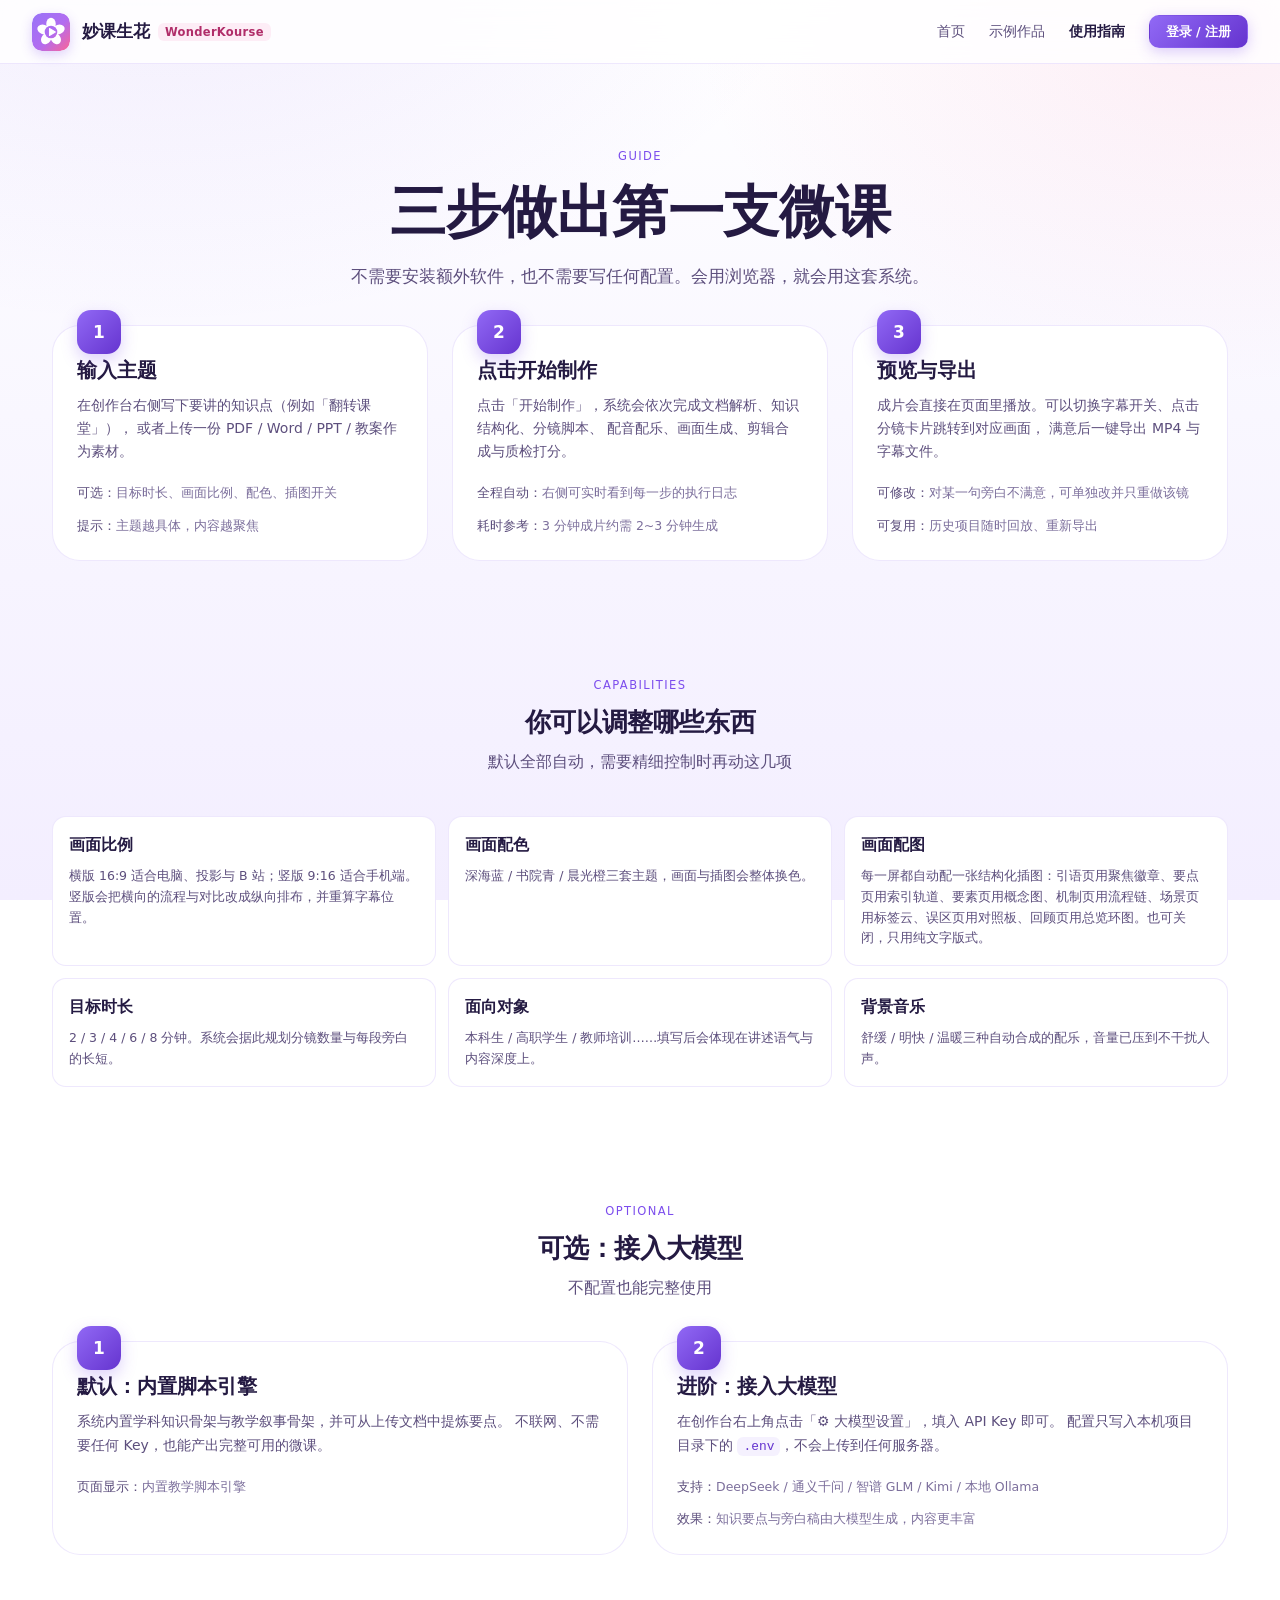
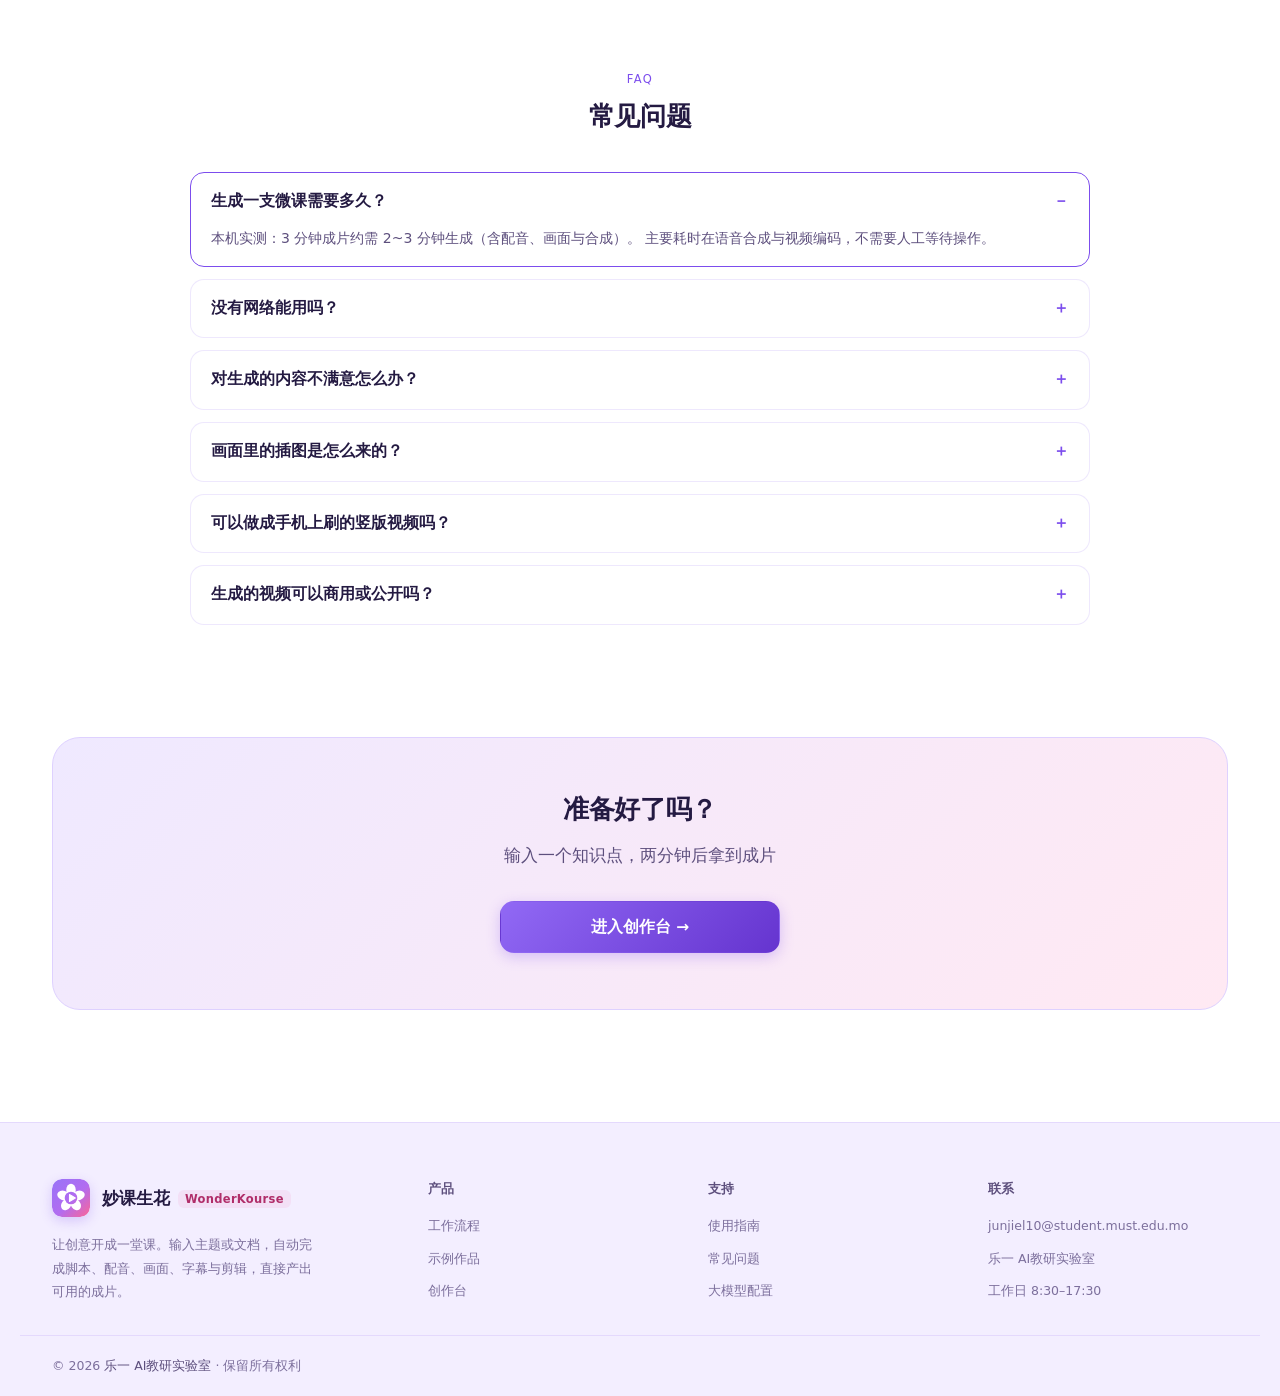
<file: static/guide.html>
<!DOCTYPE html>
<html lang="zh-CN">
<head>
<meta charset="UTF-8">
<meta name="viewport" content="width=device-width, initial-scale=1.0">
<meta name="description" content="妙课生花 WonderKourse 使用指南：三步做出你的第一支微课——输入主题、开始制作、预览导出。">
<title>使用指南 · 妙课生花 WonderKourse</title>
<link rel="icon" type="image/svg+xml" href="/static/logo.svg?v=1.4.0">
<link rel="stylesheet" href="/static/css/style.css?v=2.3.0">
</head>
<body class="page-guide">

<header class="nav">
  <a class="brand" href="/">
    <img class="logo" src="/static/logo.svg?v=1.4.0" alt="" width="38" height="38">
    <span class="brand-text"><b>妙课生花</b><i>WonderKourse</i></span>
  </a>
  <nav class="nav-links" id="navLinks">
    <a href="/">首页</a>
    <a href="/#works" data-hide-sm>示例作品</a>
    <a class="is-active" href="/guide">使用指南</a>
    <button class="btn small primary" type="button" id="loginBtn">登录 / 注册</button>
  </nav>
  <button class="nav-toggle" type="button" id="navToggle"
          aria-label="打开导航菜单" aria-expanded="false" aria-controls="navLinks">
    <span></span><span></span><span></span>
  </button>
</header>

<!-- ============================ 标题 ============================ -->
<section class="guide-hero">
  <span class="section-label">Guide</span>
  <h1>三步做出第一支微课</h1>
  <p>不需要安装额外软件，也不需要写任何配置。会用浏览器，就会用这套系统。</p>
</section>

<!-- ============================ 三步 ============================ -->
<section class="section" style="padding-top:0">
  <div class="guide-steps">
    <div class="guide-step">
      <h3>输入主题</h3>
      <p>在创作台右侧写下要讲的知识点（例如「翻转课堂」），
         或者上传一份 PDF / Word / PPT / 教案作为素材。</p>
      <div class="guide-kv">
        <span><b>可选：</b>目标时长、画面比例、配色、插图开关</span>
        <span><b>提示：</b>主题越具体，内容越聚焦</span>
      </div>
    </div>
    <div class="guide-step">
      <h3>点击开始制作</h3>
      <p>点击「开始制作」，系统会依次完成文档解析、知识结构化、分镜脚本、
         配音配乐、画面生成、剪辑合成与质检打分。</p>
      <div class="guide-kv">
        <span><b>全程自动：</b>右侧可实时看到每一步的执行日志</span>
        <span><b>耗时参考：</b>3 分钟成片约需 2~3 分钟生成</span>
      </div>
    </div>
    <div class="guide-step">
      <h3>预览与导出</h3>
      <p>成片会直接在页面里播放。可以切换字幕开关、点击分镜卡片跳转到对应画面，
         满意后一键导出 MP4 与字幕文件。</p>
      <div class="guide-kv">
        <span><b>可修改：</b>对某一句旁白不满意，可单独改并只重做该镜</span>
        <span><b>可复用：</b>历史项目随时回放、重新导出</span>
      </div>
    </div>
  </div>
</section>

<!-- ============================ 能力说明 ============================ -->
<section class="section">
  <div class="section-head">
    <span class="section-label">Capabilities</span>
    <h2>你可以调整哪些东西</h2>
    <p>默认全部自动，需要精细控制时再动这几项</p>
  </div>
  <div class="agent-grid">
    <div class="agent-card">
      <div class="ag-top"><span class="ag-name">画面比例</span></div>
      <div class="ag-desc">横版 16:9 适合电脑、投影与 B 站；竖版 9:16 适合手机端。竖版会把横向的流程与对比改成纵向排布，并重算字幕位置。</div>
    </div>
    <div class="agent-card">
      <div class="ag-top"><span class="ag-name">画面配色</span></div>
      <div class="ag-desc">深海蓝 / 书院青 / 晨光橙三套主题，画面与插图会整体换色。</div>
    </div>
    <div class="agent-card">
      <div class="ag-top"><span class="ag-name">画面配图</span></div>
      <div class="ag-desc">每一屏都自动配一张结构化插图：引语页用聚焦徽章、要点页用索引轨道、要素页用概念图、机制页用流程链、场景页用标签云、误区页用对照板、回顾页用总览环图。也可关闭，只用纯文字版式。</div>
    </div>
    <div class="agent-card">
      <div class="ag-top"><span class="ag-name">目标时长</span></div>
      <div class="ag-desc">2 / 3 / 4 / 6 / 8 分钟。系统会据此规划分镜数量与每段旁白的长短。</div>
    </div>
    <div class="agent-card">
      <div class="ag-top"><span class="ag-name">面向对象</span></div>
      <div class="ag-desc">本科生 / 高职学生 / 教师培训……填写后会体现在讲述语气与内容深度上。</div>
    </div>
    <div class="agent-card">
      <div class="ag-top"><span class="ag-name">背景音乐</span></div>
      <div class="ag-desc">舒缓 / 明快 / 温暖三种自动合成的配乐，音量已压到不干扰人声。</div>
    </div>
  </div>
</section>

<!-- ============================ 大模型配置 ============================ -->
<section class="section" id="config">
  <div class="section-head">
    <span class="section-label">Optional</span>
    <h2>可选：接入大模型</h2>
    <p>不配置也能完整使用</p>
  </div>
  <div class="guide-steps" style="grid-template-columns:repeat(auto-fit,minmax(280px,1fr))">
    <div class="guide-step">
      <h3>默认：内置脚本引擎</h3>
      <p>系统内置学科知识骨架与教学叙事骨架，并可从上传文档中提炼要点。
         不联网、不需要任何 Key，也能产出完整可用的微课。</p>
      <div class="guide-kv"><span><b>页面显示：</b>内置教学脚本引擎</span></div>
    </div>
    <div class="guide-step">
      <h3>进阶：接入大模型</h3>
      <p>在创作台右上角点击「⚙ 大模型设置」，填入 API Key 即可。
         配置只写入本机项目目录下的 <code>.env</code>，不会上传到任何服务器。</p>
      <div class="guide-kv">
        <span><b>支持：</b>DeepSeek / 通义千问 / 智谱 GLM / Kimi / 本地 Ollama</span>
        <span><b>效果：</b>知识要点与旁白稿由大模型生成，内容更丰富</span>
      </div>
    </div>
  </div>
</section>

<!-- ============================ 常见问题 ============================ -->
<section class="section" id="faq">
  <div class="section-head">
    <span class="section-label">FAQ</span>
    <h2>常见问题</h2>
  </div>
  <div class="faq">
    <details class="faq-item" open>
      <summary>生成一支微课需要多久？</summary>
      <p>本机实测：3 分钟成片约需 2~3 分钟生成（含配音、画面与合成）。
         主要耗时在语音合成与视频编码，不需要人工等待操作。</p>
    </details>
    <details class="faq-item">
      <summary>没有网络能用吗？</summary>
      <p>可以。语音合成会优先使用在线引擎（音质最佳），断网时自动降级到系统内置语音；
         插图、画面、剪辑全部在本机完成，不依赖网络。</p>
    </details>
    <details class="faq-item">
      <summary>对生成的内容不满意怎么办？</summary>
      <p>成片预览后，点击分镜卡片上的 ✎ 可以修改任意一镜的旁白稿，
         也可以整体更换配色。系统只重做受影响的那一步，其余内容复用，因此很快。</p>
    </details>
    <details class="faq-item">
      <summary>画面里的插图是怎么来的？</summary>
      <p>插图由本机程序化绘制，共有八类：概念结构图、流程链、标签云、对照板、
         索引轨道、总览环图、聚焦徽章与抽象主视觉。系统会按分镜语义自动选型，
         做到「每一屏都有图」，且图形里的文字全部来自你自己的脚本要点。</p>
         图中文字全部取自你自己的脚本要点，因此不会出现文字错误或凭空编造的内容。</p>
    </details>
    <details class="faq-item">
      <summary>可以做成手机上刷的竖版视频吗？</summary>
      <p>可以。在「画面比例」里选择竖版 9:16 即可。系统会重新排布版式并调整字幕位置，
         不是简单地把横版裁掉两侧。</p>
    </details>
    <details class="faq-item">
      <summary>生成的视频可以商用或公开吗？</summary>
      <p>画面、插图与背景音乐均为本机程序化生成，不含第三方素材；
         配音使用系统或在线语音合成服务，请按相应服务条款使用。
         建议在正式发布前通读一遍旁白内容，确保表述准确。</p>
    </details>
  </div>
</section>

<div class="cta-band">
  <div class="inner">
    <h2>准备好了吗？</h2>
    <p>输入一个知识点，两分钟后拿到成片</p>
    <a class="btn primary big" href="/create" style="max-width:280px;margin:0 auto">进入创作台 →</a>
  </div>
</div>

<!-- TODO: 把下面的邮箱 / 电话换成贵校或本单位真实联系方式 -->
<footer class="site-foot">
  <div class="foot-inner">
    <div class="foot-brand">
      <a class="brand" href="/">
        <img class="logo" src="/static/logo.svg?v=1.4.0" alt="" width="38" height="38">
        <span class="brand-text"><b>妙课生花</b><i>WonderKourse</i></span>
      </a>
      <p>让创意开成一堂课。输入主题或文档，自动完成脚本、配音、画面、字幕与剪辑，直接产出可用的成片。</p>
    </div>
    <div class="foot-col">
      <h5>产品</h5>
      <ul>
        <li><a href="/#how">工作流程</a></li>
        <li><a href="/#works">示例作品</a></li>
        <li><a href="/create">创作台</a></li>
      </ul>
    </div>
    <div class="foot-col">
      <h5>支持</h5>
      <ul>
        <li><a href="/guide">使用指南</a></li>
        <li><a href="/guide#faq">常见问题</a></li>
        <li><a href="/guide#config">大模型配置</a></li>
      </ul>
    </div>
    <div class="foot-col">
      <h5>联系</h5>
      <ul>
        <li><a href="mailto:junjiel10@student.must.edu.mo">junjiel10@student.must.edu.mo</a></li>
        <li>乐一 AI教研实验室</li>
        <li>工作日 8:30–17:30</li>
      </ul>
    </div>
  </div>
  <div class="foot-bottom">
    <span>© 2026 <strong>乐一 AI教研实验室</strong> · 保留所有权利</span>
  </div>
</footer>

<script src="/static/js/ui.js?v=2.3.0"></script>
</body>
</html>
</file>
<file: static/css/style.css>
/* ==========================================================================
   妙课生花 WonderKourse · 设计系统样式表
   --------------------------------------------------------------------------
   组织方式：
     1. 设计令牌（Tokens）—— 字号阶梯 / 色阶 / 语义色 / 间距 / 圆角 / 阴影 / 动效
     2. 基础重置与排版
     3. 通用组件（按钮 / 输入 / 卡片 / 标签）
     4. 站点外壳（导航 / 页脚）
     5. 首页各区块
     6. 创作台（三栏工作台）
     7. 弹窗 / 引导
     8. 响应式断点
     9. 动效与无障碍偏好
   ========================================================================== */

/* ==========================================================================
   1. 设计令牌
   ========================================================================== */
:root {
  /* -------- 字号阶梯（1.25 倍率微调，共 8 级，用途固定）-------- */
  --fs-caption: 11.5px;   /* 极小标注：页码、时间戳 */
  --fs-sm: 12.5px;        /* 辅助信息：元数据、说明 */
  --fs-body: 14px;        /* 正文默认 */
  --fs-body-lg: 15.5px;   /* 强调正文：列表标题、表单 */
  --fs-h4: 17px;          /* 小型标题：卡片标题 */
  --fs-h3: 20px;          /* 三级标题：面板标题 */
  --fs-h2: 26px;          /* 二级标题：区块标题 */
  --fs-h1: 34px;          /* 一级标题 */
  --fs-display: clamp(34px, 5.2vw, 56px);  /* 首屏主标题 */

  /* -------- 行高 -------- */
  --lh-tight: 1.2;
  --lh-snug: 1.45;
  --lh-normal: 1.65;
  --lh-loose: 1.85;

  /* -------- 字重 -------- */
  --fw-regular: 400;
  --fw-medium: 500;
  --fw-semi: 600;
  --fw-bold: 700;
  --fw-black: 800;

  /* -------- 字距 -------- */
  --ls-tight: -0.4px;
  --ls-normal: 0;
  --ls-wide: 0.3px;
  --ls-caps: 1.4px;

  /* -------- 主色阶：浅紫（accent = 600，保证白底可读性）-------- */
  --brand-50: #f7f4ff;
  --brand-100: #efe9ff;
  --brand-200: #ded1ff;
  --brand-300: #c6b0ff;
  --brand-400: #ab8cfb;
  --brand-500: #9169f5;
  --brand-600: #7c4ded;   /* 主色：白底对比度 ≈ 5.2:1 */
  --brand-700: #6534cf;
  --brand-800: #4f28a4;
  --brand-900: #3d1f7d;

  /* -------- 辅助色阶：花开粉（呼应「妙课生花」）-------- */
  --bloom-50: #fff5fa;
  --bloom-100: #ffe9f3;
  --bloom-200: #ffd3e6;
  --bloom-300: #ffb3d0;
  --bloom-400: #fb8dba;   /* 次强调色 */
  --bloom-500: #f266a2;
  --bloom-600: #d94286;
  --bloom-700: #b02d69;

  /* -------- 中性色阶（浅色界面：数字越大越浅）-------- */
  --ink-950: #170f2e;
  --ink-900: #241a42;   /* 正文最深色 */
  --ink-850: #2c2149;
  --ink-800: #352a54;
  --ink-700: #453764;
  --ink-600: #5d4f7d;
  --ink-500: #6f6191;
  --ink-400: #7c6f9c;
  --ink-300: #9a8fb8;
  --ink-200: #c4bcd8;
  --ink-100: #e3def0;
  --ink-50: #f5f2fb;

  /* -------- 语义色（白底下的可读色）-------- */
  --success: #0f8a63;
  --success-soft: rgba(15, 138, 99, 0.10);
  --success-line: rgba(15, 138, 99, 0.30);

  --warning: #b4720d;
  --warning-soft: rgba(180, 114, 13, 0.10);
  --warning-line: rgba(180, 114, 13, 0.30);

  --danger: #d23f36;
  --danger-soft: rgba(210, 63, 54, 0.09);
  --danger-line: rgba(210, 63, 54, 0.28);

  --info: var(--brand-600);
  --info-soft: rgba(124, 77, 237, 0.09);
  --info-line: rgba(124, 77, 237, 0.26);

  /* -------- 语义化表面（白底 + 浅紫）-------- */
  --bg: #f9f7ff;                 /* 页面底色：极浅紫 */
  --bg-deep: #f3eeff;            /* 更深的浅紫底：页脚、CTA */
  --surface: #ffffff;            /* 卡片：纯白 */
  --surface-solid: #ffffff;
  --surface-2: #f6f3ff;          /* 次级面板 */
  --line: rgba(124, 77, 237, 0.13);
  --line-strong: rgba(124, 77, 237, 0.24);

  --text: var(--ink-900);
  --text-muted: var(--ink-600);
  --text-dim: var(--ink-500);
  --text-faint: var(--ink-400);

  /* 主色浅底（三种浓度，供组件按需选用） */
  --brand-softer: rgba(124, 77, 237, 0.05);
  --brand-soft: rgba(124, 77, 237, 0.08);
  --brand-tint: rgba(124, 77, 237, 0.14);
  --bloom-soft: rgba(242, 102, 162, 0.10);
  --on-brand: #ffffff;           /* 主色按钮上的文字 */

  /* 兼容旧命名（组件里大量引用，统一指向语义令牌） */
  --accent: var(--brand-600);
  --accent-2: var(--bloom-500);
  --muted: var(--text-muted);
  --muted-2: var(--text-faint);
  --panel: var(--surface);
  --panel-solid: var(--surface-solid);
  --warn: var(--warning);
  --ok: var(--success);

  /* -------- 间距阶梯（4 的倍数）-------- */
  --sp-1: 4px;
  --sp-2: 8px;
  --sp-3: 12px;
  --sp-4: 16px;
  --sp-5: 20px;
  --sp-6: 24px;
  --sp-7: 32px;
  --sp-8: 40px;
  --sp-9: 56px;
  --sp-10: 80px;

  /* -------- 圆角 -------- */
  --r-xs: 6px;
  --r-sm: 10px;
  --r-md: 14px;
  --r-lg: 20px;
  --r-xl: 28px;
  --r-full: 999px;

  /* -------- 阴影（淡紫灰、低透明度，浅色界面的关键）-------- */
  --sh-1: 0 1px 2px rgba(76, 52, 138, 0.06);
  --sh-2: 0 6px 18px rgba(76, 52, 138, 0.09);
  --sh-3: 0 16px 40px rgba(76, 52, 138, 0.13);
  --sh-brand: 0 8px 22px rgba(124, 77, 237, 0.26);
  --sh-press: inset 0 2px 5px rgba(76, 52, 138, 0.16);

  /* -------- 动效 -------- */
  --dur-fast: 0.12s;
  --dur: 0.2s;
  --dur-slow: 0.42s;
  --ease: cubic-bezier(0.4, 0, 0.2, 1);
  --ease-out: cubic-bezier(0.16, 1, 0.3, 1);

  /* -------- 布局 -------- */
  --page-max: 1240px;
  --gutter: var(--sp-8);
  --nav-h: 64px;

  --font: "Microsoft YaHei", "PingFang SC", "Hiragino Sans GB", system-ui,
          -apple-system, "Segoe UI", Roboto, sans-serif;
  --mono: "Cascadia Mono", Consolas, "SF Mono", Menlo, monospace;
}

/* ==========================================================================
   2. 基础
   ========================================================================== */
* { box-sizing: border-box; }

html { scroll-behavior: smooth; scroll-padding-top: calc(var(--nav-h) + var(--sp-5)); }

body {
  margin: 0;
  font-family: var(--font);
  font-size: var(--fs-body);
  line-height: var(--lh-normal);
  color: var(--text);
  background:
    radial-gradient(1100px 700px at 12% -12%, rgba(124, 77, 237, 0.11), transparent 62%),
    radial-gradient(900px 620px at 95% 3%, rgba(242, 102, 162, 0.10), transparent 58%),
    linear-gradient(180deg, #ffffff 0%, var(--bg) 46%, var(--bg-deep) 100%);
  background-attachment: fixed;
  min-height: 100vh;
  -webkit-font-smoothing: antialiased;
  text-rendering: optimizeLegibility;
}

a { color: inherit; text-decoration: none; }
img { max-width: 100%; display: block; }

h1, h2, h3, h4 { margin: 0; line-height: var(--lh-tight); font-weight: var(--fw-bold); }
h1 { font-size: var(--fs-h1); letter-spacing: var(--ls-tight); }
h2 { font-size: var(--fs-h2); letter-spacing: var(--ls-tight); }
h3 { font-size: var(--fs-h3); }
h4 { font-size: var(--fs-h4); font-weight: var(--fw-semi); }
p { margin: 0; }

code {
  font-family: var(--mono);
  font-size: 0.92em;
  padding: 2px 6px;
  border-radius: var(--r-xs);
  background: var(--brand-soft);
  color: var(--brand-700);
}

::selection { background: rgba(124, 77, 237, 0.20); }

/* 细滚动条 */
::-webkit-scrollbar { width: 10px; height: 10px; }
::-webkit-scrollbar-track { background: transparent; }
::-webkit-scrollbar-thumb {
  background: rgba(124, 77, 237, 0.20);
  border: 3px solid transparent;
  background-clip: content-box;
  border-radius: var(--r-full);
}
::-webkit-scrollbar-thumb:hover { background: rgba(124, 77, 237, 0.36); background-clip: content-box; }

/* ==========================================================================
   3. 通用组件
   ========================================================================== */

/* ---------- 按钮 ---------- */
.btn {
  position: relative;
  display: inline-flex;
  align-items: center;
  justify-content: center;
  gap: var(--sp-2);
  padding: var(--sp-3) var(--sp-5);
  border-radius: var(--r-md);
  border: 1px solid var(--line-strong);
  background: var(--surface);
  color: var(--text);
  font-family: inherit;
  font-size: var(--fs-body);
  font-weight: var(--fw-medium);
  line-height: 1.2;
  white-space: nowrap;
  cursor: pointer;
  box-shadow: var(--sh-1);
  transition: transform var(--dur-fast) var(--ease),
              box-shadow var(--dur-fast) var(--ease),
              background var(--dur) var(--ease),
              border-color var(--dur) var(--ease);
}
.btn:hover { transform: translateY(-1px); border-color: var(--accent); box-shadow: var(--sh-2); }
/* 按得下去：下沉 + 内阴影 + 略微收缩 */
.btn:active { transform: translateY(1px) scale(0.985); box-shadow: var(--sh-press); }
.btn:focus-visible { outline: 2px solid var(--accent); outline-offset: 2px; }
.btn:disabled, .btn[disabled] {
  opacity: 0.45; cursor: not-allowed; transform: none; box-shadow: none;
}

.btn.primary {
  background: linear-gradient(135deg, var(--brand-500), var(--brand-700));
  border-color: transparent;
  color: var(--on-brand);
  font-weight: var(--fw-semi);
  box-shadow: 0 4px 14px rgba(124, 77, 237, 0.28);
}
.btn.primary:hover { box-shadow: var(--sh-brand); }
.btn.primary:active { box-shadow: var(--sh-press), 0 2px 6px rgba(76, 52, 138, 0.18); }

.btn.ghost { background: transparent; box-shadow: none; }
.btn.ghost:hover { background: var(--brand-soft); }

.btn.small { padding: var(--sp-2) var(--sp-4); font-size: var(--fs-sm); border-radius: var(--r-sm); }
.btn.big { width: 100%; padding: var(--sp-4); font-size: var(--fs-body-lg); border-radius: var(--r-md); }

/* ---------- 输入控件 ---------- */
input, select, textarea {
  width: 100%;
  padding: var(--sp-3) var(--sp-4);
  border-radius: var(--r-md);
  border: 1px solid var(--line-strong);
  background: var(--surface);
  color: var(--text);
  font-family: inherit;
  font-size: var(--fs-body);
  line-height: 1.4;
  outline: none;
  transition: border-color var(--dur) var(--ease), box-shadow var(--dur) var(--ease),
              background var(--dur) var(--ease);
}
input:hover, select:hover, textarea:hover { border-color: var(--brand-300); }
input:focus, select:focus, textarea:focus {
  border-color: var(--accent);
  background: var(--surface);
  box-shadow: 0 0 0 3px rgba(124, 77, 237, 0.15);
}
input::placeholder, textarea::placeholder { color: var(--text-faint); }
select option { background: var(--surface-solid); color: var(--text); }
textarea { resize: vertical; line-height: var(--lh-snug); }

/* ---------- 标签 ---------- */
.chip {
  display: inline-block;
  padding: var(--sp-2) var(--sp-3);
  border-radius: var(--r-full);
  background: var(--brand-softer);
  border: 1px solid var(--line-strong);
  color: var(--text-muted);
  font-size: var(--fs-sm);
  line-height: 1.4;
  transition: all var(--dur) var(--ease);
}

.pill {
  padding: var(--sp-2) var(--sp-4);
  border-radius: var(--r-full);
  font-size: var(--fs-sm);
  border: 1px solid transparent;
  line-height: 1.5;
}
.pill.blue { background: var(--brand-soft); color: var(--brand-700); border-color: var(--info-line); }
.pill.green { background: var(--success-soft); color: var(--success); border-color: var(--success-line); }
.pill.orange { background: var(--warning-soft); color: var(--warning); border-color: var(--warning-line); }

/* ---------- 区块 ----------
   纵向节奏：每个区块上下各 56px（sp-9），相邻两块 border-box 相接，
   实际留白恒为 112px；移动端降到 40px（sp-8）→ 80px。
   想调整页疏密只改这一处 —— 不要在单个区块上加 margin，
   相邻 margin 会折叠，算不清。（hero / cta-band / 页脚同属这套节奏） */
.section { max-width: var(--page-max); margin: 0 auto; padding: var(--sp-9) var(--gutter); }
.section-head { text-align: center; margin-bottom: var(--sp-8); }
.section-head h2 { margin-bottom: var(--sp-3); }
.section-head p { color: var(--text-muted); font-size: var(--fs-body-lg); }
.section-label {
  display: inline-block; margin-bottom: var(--sp-3);
  font-size: var(--fs-caption); letter-spacing: var(--ls-caps);
  text-transform: uppercase; color: var(--accent);
}

.empty { color: var(--text-faint); text-align: center; padding: var(--sp-8); grid-column: 1/-1; }

/* ==========================================================================
   4. 站点外壳（导航 / 页脚）
   ========================================================================== */
.nav {
  position: sticky; top: 0; z-index: 60;
  height: var(--nav-h);
  display: flex; align-items: center; justify-content: space-between;
  gap: var(--sp-5);
  padding: 0 var(--gutter);
  background: rgba(255, 255, 255, 0.82);
  backdrop-filter: saturate(180%) blur(14px);
  border-bottom: 1px solid var(--line);
}
.brand { display: flex; align-items: center; gap: var(--sp-3); font-size: var(--fs-h4); font-weight: var(--fw-semi); }
.logo {
  display: block;
  width: 38px; height: 38px;
  border-radius: var(--r-sm);
  flex: 0 0 auto;
  box-shadow: 0 4px 12px rgba(124, 77, 237, 0.24);
}
.logo.mini { width: 30px; height: 30px; border-radius: var(--r-xs); }
.brand-text i {
  font-style: normal; font-size: var(--fs-caption); margin-left: var(--sp-2);
  padding: 2px 7px; border-radius: var(--r-xs);
  background: var(--bloom-soft); color: var(--bloom-700);
  vertical-align: middle; letter-spacing: var(--ls-wide);
}
.nav-links { display: flex; align-items: center; gap: var(--sp-6); font-size: var(--fs-body); color: var(--text-muted); }
.nav-links a { transition: color var(--dur) var(--ease); }
.nav-links a:hover { color: var(--text); }
.nav-links a.is-active { color: var(--text); font-weight: var(--fw-semi); }

/* 窄屏折叠开关（汉堡）：默认不占位，只有 JS 接管后 + 窄屏才出现 */
.nav-toggle {
  display: none;
  flex: 0 0 auto;
  flex-direction: column; justify-content: center; gap: 4px;
  width: 40px; height: 40px; padding: 0 9px;
  border-radius: var(--r-sm);
  border: 1px solid var(--line-strong);
  background: var(--surface);
  cursor: pointer;
  transition: border-color var(--dur) var(--ease), background var(--dur) var(--ease);
}
.nav-toggle span {
  display: block; height: 2px; border-radius: 2px;
  background: var(--text-muted);
  transition: transform var(--dur) var(--ease), opacity var(--dur-fast) var(--ease),
              background var(--dur) var(--ease);
}
.nav-toggle:hover { border-color: var(--accent); background: var(--brand-soft); }
.nav-toggle:hover span { background: var(--accent); }
.nav-toggle:focus-visible { outline: 2px solid var(--accent); outline-offset: 2px; }
/* 展开时：上下两根夹成叉，中间那根淡出（行距 4+2=6px） */
.nav.nav-open .nav-toggle span:nth-child(1) { transform: translateY(6px) rotate(45deg); }
.nav.nav-open .nav-toggle span:nth-child(2) { opacity: 0; }
.nav.nav-open .nav-toggle span:nth-child(3) { transform: translateY(-6px) rotate(-45deg); }

/* 页脚 */
.site-foot {
  margin-top: var(--sp-9);
  border-top: 1px solid var(--line);
  background: var(--bg-deep);
}
.foot-inner {
  max-width: var(--page-max); margin: 0 auto; padding: var(--sp-9) var(--gutter) var(--sp-7);
  display: grid; gap: var(--sp-8);
  grid-template-columns: minmax(240px, 1.4fr) repeat(3, minmax(140px, 1fr));
}
.foot-brand p { margin-top: var(--sp-4); color: var(--text-faint); font-size: var(--fs-sm); line-height: var(--lh-loose); max-width: 34ch; }
.foot-col h5 {
  margin: 0 0 var(--sp-4); font-size: var(--fs-sm); font-weight: var(--fw-semi);
  color: var(--text-muted); letter-spacing: var(--ls-wide);
}
.foot-col ul { list-style: none; margin: 0; padding: 0; display: grid; gap: var(--sp-3); font-size: var(--fs-sm); }
.foot-col a, .foot-col li { color: var(--text-faint); }
.foot-col a:hover { color: var(--accent); }
.foot-bottom {
  max-width: var(--page-max); margin: 0 auto; padding: var(--sp-5) var(--gutter);
  border-top: 1px solid var(--line);
  display: flex; flex-wrap: wrap; gap: var(--sp-4); justify-content: space-between;
  font-size: var(--fs-sm); color: var(--text-faint);
}
.foot-bottom strong { color: var(--text-muted); font-weight: var(--fw-medium); }

/* 兼容旧 .foot */
.foot {
  display: flex; justify-content: space-between; gap: var(--sp-4); flex-wrap: wrap;
  padding: var(--sp-7) var(--gutter); margin-top: var(--sp-8);
  color: var(--text-faint); font-size: var(--fs-sm);
  border-top: 1px solid var(--line);
}

/* ==========================================================================
   5. 首页
   ========================================================================== */
.hero { max-width: 1100px; margin: 0 auto; padding: var(--sp-10) var(--gutter) var(--sp-9); text-align: center; }

/* 顶部 80px 是导航栏下方的呼吸区；底部与 .section 一致是 56px，
   所以 hero → 第一个区块的留白同样是 112px */
.hero h1 { font-size: var(--fs-display); line-height: 1.18; margin-bottom: var(--sp-6); font-weight: var(--fw-black); }
.hero h1 em {
  font-style: normal;
  background: linear-gradient(120deg, var(--brand-600), var(--bloom-500));
  -webkit-background-clip: text; background-clip: text; color: transparent;
}
.hero-sub {
  color: var(--text-muted); font-size: var(--fs-h4); line-height: var(--lh-loose);
  /* 700px：这段说明在宽屏上排成两行——第一行「…字幕与剪辑，」，
     第二行是完整的「直接产出可用的 MP4。你只需要写一句话。」
     700px 保证第一行放得下，又不会把第二行拖得太散 */
  max-width: 700px; margin: 0 auto var(--sp-8);
}
/* 宽屏上把第二句单独起行，让断点固定落在逗号后面
   （比靠 max-width 去卡断点稳，不会断在「直/接」这种词中间）；
   窄屏取消，按容器自然折行 */
.hs-b { display: inline; }
@media (min-width: 768px) { .hs-b { display: block; } }
.hero-input {
  display: flex; gap: var(--sp-3); max-width: 820px; margin: 0 auto var(--sp-5);
  padding: var(--sp-2); border-radius: var(--r-lg);
  background: var(--surface); border: 1px solid var(--line-strong);
  box-shadow: var(--sh-3);
}
.hero-input input { border: none; background: transparent; font-size: var(--fs-body-lg); padding: var(--sp-3) var(--sp-4); }
.hero-input input:focus { box-shadow: none; background: transparent; }
.hero-chips { display: flex; flex-wrap: wrap; gap: var(--sp-2); justify-content: center; }
.hero-chips .chip { cursor: pointer; }
.hero-chips .chip:hover { color: var(--brand-700); border-color: var(--brand-300); background: var(--brand-tint); transform: translateY(-1px); }
.hero-chips .chip:active { transform: translateY(0); }

.hero-feats {
  display: flex; flex-wrap: wrap; gap: var(--sp-3) var(--sp-7); justify-content: center;
  margin-top: var(--sp-7); color: var(--text-muted); font-size: var(--fs-body);
}
.hero-feats span { white-space: nowrap; }

/* ---------- 创作模式卡片 ---------- */
.mode-grid { display: grid; grid-template-columns: repeat(auto-fit, minmax(320px, 1fr)); gap: var(--sp-6); }
.mode-card {
  display: block; padding: var(--sp-8);
  border-radius: var(--r-xl); background: var(--surface); border: 1px solid var(--line);
  transition: transform var(--dur) var(--ease), border-color var(--dur) var(--ease), box-shadow var(--dur) var(--ease);
}
.mode-card:hover { transform: translateY(-4px); border-color: var(--accent); box-shadow: var(--sh-3); }
.mode-card:active { transform: translateY(-2px); }
.mode-icon { font-size: var(--fs-h1); margin-bottom: var(--sp-4); }
.mode-card h3 { font-size: var(--fs-h3); margin-bottom: var(--sp-3); }
/* 卡片内的字号阶梯：h3 20px → 说明段 15.5px → 要点列表 14px。
   说明段与 .section-head p 同为 15.5px，全站「说明文字」保持同一级。 */
.mode-card > p { color: var(--text-muted); font-size: var(--fs-body-lg); line-height: var(--lh-normal); margin-bottom: var(--sp-5); }
.mode-card ul { margin: 0 0 var(--sp-6); padding-left: var(--sp-5); color: var(--text-muted); font-size: var(--fs-body); line-height: var(--lh-loose); }
.mode-card li::marker { color: var(--accent); }
.mode-go { color: var(--accent); font-weight: var(--fw-semi); font-size: var(--fs-body); }

/* ---------- 「它是怎么工作的」七步流程 ----------
   7 是质数，列数选不好就会出现「第 7 步孤零零占一行」。
   所以宽屏直接钉死一行 7 个，而不是交给 auto-fit 去算
   （auto-fit 在 1440px 给 7 列、1500px 反而给 6 列）。 */
.howto {
  position: relative;
  display: grid; gap: var(--sp-5);
  grid-template-columns: repeat(7, minmax(0, 1fr));
  align-items: stretch;
}
.howto::before {
  content: ""; position: absolute; left: 6%; right: 6%; top: 46px; height: 2px;
  background: linear-gradient(90deg, transparent, var(--line-strong) 12%, var(--line-strong) 88%, transparent);
}
@media (max-width: 1023px) {
  /* 不再是单行了：改成自适应列数（落成 5+2 / 4+3，末行不留单），
     并把只有单行时才成立的连接线隐藏掉 */
  .howto { grid-template-columns: repeat(auto-fit, minmax(150px, 1fr)); }
  .howto::before { display: none; }
}
@media (max-width: 699px) {
  .howto { grid-template-columns: 1fr; gap: var(--sp-3); }
}
.howto-step {
  position: relative; z-index: 1;
  display: flex; flex-direction: column; align-items: center; text-align: center;
  gap: var(--sp-3); padding: var(--sp-4) var(--sp-3);
  border-radius: var(--r-lg);
  transition: background var(--dur) var(--ease), transform var(--dur) var(--ease);
}
.howto-step:hover { background: var(--brand-softer); transform: translateY(-3px); }
.howto-num {
  display: grid; place-items: center;
  width: 52px; height: 52px; border-radius: var(--r-md);
  font-size: var(--fs-h4); font-weight: var(--fw-black);
  color: var(--on-brand);
  background: linear-gradient(135deg, var(--brand-500), var(--brand-700));
  box-shadow: 0 6px 16px rgba(124, 77, 237, 0.26);
}
.howto-step:nth-child(7) .howto-num,
.howto-step:last-child .howto-num {
  background: linear-gradient(135deg, var(--bloom-400), var(--bloom-600));
  box-shadow: 0 6px 16px rgba(242, 102, 162, 0.28);
}
.howto-step h4 { font-size: var(--fs-body-lg); }
.howto-step p { color: var(--text-muted); font-size: var(--fs-sm); line-height: var(--lh-normal); }

.howto-note {
  margin-top: var(--sp-7); padding: var(--sp-5) var(--sp-6);
  border-radius: var(--r-lg); border: 1px dashed var(--warning-line);
  background: var(--warning-soft); color: var(--warning); font-size: var(--fs-body);
  text-align: center; line-height: var(--lh-normal);
}

/* ---------- 示例作品 ---------- */
.works-grid { display: grid; grid-template-columns: repeat(auto-fill, minmax(280px, 1fr)); gap: var(--sp-5); }
.work-card {
  position: relative; overflow: hidden; cursor: pointer;
  border-radius: var(--r-lg); background: var(--surface); border: 1px solid var(--line);
  transition: transform var(--dur) var(--ease), border-color var(--dur) var(--ease), box-shadow var(--dur) var(--ease);
}
.work-card:hover { transform: translateY(-4px); border-color: var(--accent); box-shadow: var(--sh-3); }
.work-thumb { position: relative; aspect-ratio: 16 / 9; background: var(--surface-2); overflow: hidden; }
.work-thumb img { width: 100%; height: 100%; object-fit: cover; transition: transform var(--dur-slow) var(--ease); }
.work-card:hover .work-thumb img { transform: scale(1.04); }
.work-thumb.is-portrait img { object-fit: contain; }
.work-play {
  position: absolute; inset: 0; display: grid; place-items: center;
  background: linear-gradient(180deg, rgba(23, 15, 46, 0.04), rgba(23, 15, 46, 0.42));
  opacity: 0; transition: opacity var(--dur) var(--ease);
}
.work-card:hover .work-play { opacity: 1; }
.work-play span {
  display: grid; place-items: center;
  width: 56px; height: 56px; border-radius: 50%;
  background: rgba(255, 255, 255, 0.95); color: var(--brand-700);
  font-size: var(--fs-h3); padding-left: 4px;
  box-shadow: 0 6px 18px rgba(23, 15, 46, 0.28);
}
.badge-row { position: absolute; top: var(--sp-3); left: var(--sp-3); display: flex; gap: var(--sp-2); }
.badge {
  padding: 3px var(--sp-3); border-radius: var(--r-full);
  font-size: var(--fs-caption); font-weight: var(--fw-semi);
  background: rgba(255, 255, 255, 0.9); border: 1px solid var(--line-strong);
  color: var(--text-muted); backdrop-filter: blur(6px);
}
.badge.brand { background: var(--brand-600); color: var(--on-brand); border-color: transparent; }
.work-body { padding: var(--sp-4) var(--sp-5) var(--sp-5); }
.work-body h4 { font-size: var(--fs-body-lg); line-height: var(--lh-snug); margin-bottom: var(--sp-3); }
.work-meta { display: flex; flex-wrap: wrap; gap: var(--sp-2) var(--sp-4); color: var(--text-faint); font-size: var(--fs-sm); }
.work-meta .score { color: var(--success); }

/* ---------- 能力卡片网格（使用指南页 / 通用）----------
   固定 3 / 2 / 1 列：6 张卡在任何宽度下末行都不会只剩一张 */
.agent-grid { display: grid; grid-template-columns: repeat(3, minmax(0, 1fr)); gap: var(--sp-3); }
@media (max-width: 900px) { .agent-grid { grid-template-columns: repeat(2, minmax(0, 1fr)); } }
@media (max-width: 520px) { .agent-grid { grid-template-columns: 1fr; } }
.agent-card {
  padding: var(--sp-4); border-radius: var(--r-md);
  background: var(--surface); border: 1px solid var(--line);
  transition: border-color var(--dur) var(--ease), transform var(--dur) var(--ease);
}
.agent-card:hover { border-color: var(--line-strong); transform: translateY(-2px); }
.agent-card .ag-top { display: flex; align-items: center; gap: var(--sp-2); margin-bottom: var(--sp-2); }
.agent-card .ag-idx { color: var(--accent); font-weight: var(--fw-bold); font-size: var(--fs-body); }
.agent-card .ag-name { font-weight: var(--fw-semi); font-size: var(--fs-body-lg); }
.agent-card .ag-desc { color: var(--text-muted); font-size: var(--fs-sm); line-height: var(--lh-normal); }
.agent-card .ag-tool { color: var(--text-faint); font-size: var(--fs-caption); margin-top: var(--sp-2); }
.agent-card.review { border-style: dashed; border-color: var(--warning-line); }

/* ==========================================================================
   6. 创作台
   ========================================================================== */
.create-body { height: 100vh; overflow: hidden; display: flex; flex-direction: column; }
.topbar {
  position: relative;                 /* 窄屏折叠面板的定位基准 */
  z-index: 30;
  display: flex; align-items: center; gap: var(--sp-4);
  height: var(--nav-h); padding: 0 var(--sp-6);
  border-bottom: 1px solid var(--line);
  background: rgba(255, 255, 255, 0.86);
  backdrop-filter: saturate(180%) blur(12px);
  flex: 0 0 auto;
}
.brand-mini { display: flex; align-items: center; gap: var(--sp-3); font-size: var(--fs-body-lg); font-weight: var(--fw-semi); }
.mode-tag {
  padding: 5px var(--sp-3); border-radius: var(--r-full); font-size: var(--fs-sm);
  background: var(--info-soft); border: 1px solid var(--line-strong); color: var(--accent);
}
.spacer { flex: 1; }
/* 顶栏右侧那一组（模式标签 / 链接按钮 / 来源提示）：桌面上就是一行，窄屏整体变下拉面板 */
.top-actions { flex: 1; min-width: 0; display: flex; align-items: center; gap: var(--sp-4); }

/* 栅格：默认三栏，随宽度降级 */
.workspace {
  flex: 1; min-height: 0;
  display: grid;
  grid-template-columns: minmax(210px, 240px) minmax(0, 1fr) minmax(340px, 390px);
  grid-template-areas: "side preview console";
}
.sidebar { grid-area: side; }
.preview-pane { grid-area: preview; }
.chat-pane { grid-area: console; }

.sidebar, .chat-pane { overflow-y: auto; padding: var(--sp-5); }
.sidebar { border-right: 1px solid var(--line); background: var(--brand-softer); }
.chat-pane { border-left: 1px solid var(--line); display: flex; flex-direction: column; gap: var(--sp-4); }
.preview-pane {
  min-width: 0; display: flex; flex-direction: column; gap: var(--sp-4);
  padding: var(--sp-5); overflow-y: auto;
}

.pane-title {
  font-size: var(--fs-caption); letter-spacing: var(--ls-caps); text-transform: uppercase;
  color: var(--text-faint); margin: var(--sp-1) 0 var(--sp-3);
}

/* 历史项目 */
.project-list { list-style: none; margin: 0; padding: 0; display: grid; gap: var(--sp-2); }
.project-list li {
  position: relative;                    /* 删除按钮绝对定位的基准 */
  padding: var(--sp-3); border-radius: var(--r-md); cursor: pointer;
  border: 1px solid var(--line); background: var(--surface);
  transition: border-color var(--dur) var(--ease), background var(--dur) var(--ease), transform var(--dur-fast) var(--ease);
}
.project-list li:hover { border-color: var(--brand-300); background: var(--brand-soft); transform: translateX(2px); }
.project-list li:active { transform: translateX(1px) scale(0.995); }
.project-list li.active { border-color: var(--accent); background: var(--brand-tint); }
/* 删除按钮：平时半隐，悬停时变红。右边留出空间，别盖住标题文字 */
.project-list .pt { display: block; font-size: var(--fs-body); line-height: var(--lh-snug); margin-bottom: var(--sp-1); padding-right: var(--sp-6); }
.project-list .pm { display: block; font-size: var(--fs-caption); color: var(--text-faint); }
.project-list .pdel {
  position: absolute; top: var(--sp-2); right: var(--sp-2);
  width: 22px; height: 22px; padding: 0; border: none; border-radius: var(--r-xs);
  background: transparent; color: var(--text-faint); cursor: pointer;
  font-size: var(--fs-sm); line-height: 1; font-family: inherit;
  opacity: 0; transition: opacity var(--dur) var(--ease), background var(--dur) var(--ease), color var(--dur) var(--ease);
}
.project-list li:hover .pdel,
.project-list .pdel:focus-visible { opacity: 1; }
.project-list .pdel:hover { background: var(--danger-soft); color: var(--danger); }
.project-list .pdel:active { transform: scale(0.92); }
/* 触屏设备没有悬停，直接常显 */
@media (hover: none) { .project-list .pdel { opacity: 1; } }
.sidebar-hint { color: var(--text-faint); font-size: var(--fs-sm); line-height: var(--lh-loose); margin-top: var(--sp-5); }

/* 工具栏 */
.toolbar { display: flex; gap: var(--sp-2); flex-wrap: wrap; align-items: center; }
.tool-btn {
  padding: var(--sp-2) var(--sp-4); border-radius: var(--r-sm);
  font-size: var(--fs-sm); font-weight: var(--fw-medium); cursor: pointer;
  border: 1px solid var(--line-strong); background: var(--surface);
  color: var(--text); font-family: inherit;
  box-shadow: var(--sh-1);
  transition: transform var(--dur-fast) var(--ease), box-shadow var(--dur-fast) var(--ease),
              background var(--dur) var(--ease), border-color var(--dur) var(--ease);
}
.tool-btn:hover { border-color: var(--brand-300); background: var(--brand-soft); transform: translateY(-1px); }
.tool-btn:active { transform: translateY(1px) scale(0.98); box-shadow: var(--sh-press); }
.tool-btn:focus-visible { outline: 2px solid var(--accent); outline-offset: 2px; }
.tool-btn.on { background: var(--brand-tint); border-color: var(--accent); color: var(--brand-700); }
.tool-btn.primary {
  background: linear-gradient(135deg, var(--brand-500), var(--brand-700));
  color: var(--on-brand); border-color: transparent; font-weight: var(--fw-semi);
}
.tool-btn:disabled { opacity: 0.42; cursor: not-allowed; transform: none; box-shadow: none; }

/* 视频舞台 */
.video-stage {
  position: relative; border-radius: var(--r-lg); overflow: hidden;
  background: #05090f; border: 1px solid var(--line);
  aspect-ratio: 16 / 9; display: grid; place-items: center;
  box-shadow: var(--sh-2);
}
.video-stage.is-portrait { aspect-ratio: 9 / 16; max-height: 62vh; margin: 0 auto; width: auto; }
.video-stage video { width: 100%; height: 100%; display: block; background: #05090f; }
.placeholder { text-align: center; color: var(--text-faint); font-size: var(--fs-body-lg); line-height: var(--lh-loose); padding: var(--sp-6); }

/* 进度反馈 */
.progress-wrap { display: none; flex-direction: column; gap: var(--sp-2); }
.progress-wrap.show { display: flex; animation: fade-in var(--dur) var(--ease); }
.progress-bar {
  position: relative; height: 6px; border-radius: var(--r-full); overflow: hidden;
  background: var(--brand-soft);
}
.progress-fill {
  position: relative; height: 100%; width: 0%; border-radius: var(--r-full);
  background: linear-gradient(90deg, var(--brand-500), var(--bloom-500));
  transition: width var(--dur-slow) var(--ease);
}
/* 制作中：条纹流动 + 末端光晕，制造「正在跑」的观感 */
.progress-wrap.is-active .progress-fill::after {
  content: ""; position: absolute; inset: 0;
  background-image: linear-gradient(
    115deg,
    rgba(255, 255, 255, 0) 25%,
    rgba(255, 255, 255, 0.45) 50%,
    rgba(255, 255, 255, 0) 75%);
  background-size: 220% 100%;
  animation: sheen 1.25s linear infinite;
}
.progress-wrap.is-active .progress-bar { box-shadow: 0 0 0 1px rgba(124, 77, 237, 0.22); }
.progress-head { display: flex; align-items: center; justify-content: space-between; gap: var(--sp-4); }
.progress-text { font-size: var(--fs-sm); color: var(--text-muted); }
.progress-pct { font-variant-numeric: tabular-nums; color: var(--accent); font-weight: var(--fw-semi); font-size: var(--fs-sm); }
.progress-dots { display: flex; gap: 6px; }
.progress-dots i {
  width: 6px; height: 6px; border-radius: 50%; background: var(--line-strong);
  transition: background var(--dur) var(--ease), transform var(--dur) var(--ease);
}
.progress-dots i.done { background: var(--brand-300); }
.progress-dots i.current { background: var(--accent); transform: scale(1.5); }

@keyframes sheen { from { background-position: 200% 0 } to { background-position: -60% 0 } }
@keyframes fade-in { from { opacity: 0; transform: translateY(4px) } to { opacity: 1; transform: none } }

/* 分镜卡片 */
.shots-strip { display: flex; gap: var(--sp-3); overflow-x: auto; padding-bottom: var(--sp-2); min-height: 10px; }
.shot-card {
  flex: 0 0 178px; border-radius: var(--r-md); overflow: hidden; cursor: pointer;
  border: 1px solid var(--line); background: var(--surface);
  transition: border-color var(--dur) var(--ease), transform var(--dur) var(--ease), box-shadow var(--dur) var(--ease);
}
.shot-card:hover { transform: translateY(-3px); border-color: var(--brand-300); box-shadow: var(--sh-2); }
.shot-card:active { transform: translateY(-1px) scale(0.99); }
.shot-card.active { border-color: var(--accent); box-shadow: 0 0 0 2px rgba(124, 77, 237, 0.22); }
.shot-card img, .shot-card .thumb { width: 100%; aspect-ratio: 16 / 9; object-fit: cover; display: block; background: var(--surface-2); }
.shot-card .cap {
  padding: var(--sp-2) var(--sp-3); font-size: var(--fs-sm); color: var(--text-muted);
  line-height: var(--lh-snug); display: flex; justify-content: space-between; gap: var(--sp-2); align-items: center;
}
.shot-card .cap b { color: var(--accent); font-weight: var(--fw-semi); }
.shot-card .cap .edit-ico { font-style: normal; color: var(--text-faint); cursor: pointer; padding: 0 2px; transition: color var(--dur) var(--ease); }
.shot-card .cap .edit-ico:hover { color: var(--accent); }
/* 生成中的骨架屏 */
.shot-card.skeleton { pointer-events: none; }
.shot-card.skeleton .thumb,
.shot-card.skeleton .cap span {
  background-image: linear-gradient(100deg, rgba(124,77,237,.06) 30%, rgba(124,77,237,.13) 50%, rgba(124,77,237,.06) 70%);
  background-size: 220% 100%;
  animation: sheen 1.4s linear infinite;
  color: transparent; border-radius: var(--r-xs);
}

/* 质检报告 */
.report {
  border-radius: var(--r-lg); border: 1px solid var(--line);
  background: var(--surface); padding: var(--sp-5);
  animation: fade-in var(--dur) var(--ease);
}
.report.hidden { display: none; }
.report-head { display: flex; align-items: center; gap: var(--sp-4); margin-bottom: var(--sp-4); }
.report-score {
  font-size: var(--fs-h1); font-weight: var(--fw-black); line-height: 1;
  background: linear-gradient(120deg, var(--brand-600), var(--bloom-500));
  -webkit-background-clip: text; background-clip: text; color: transparent;
}
.report-title { font-size: var(--fs-body-lg); font-weight: var(--fw-semi); }
.report-sub { font-size: var(--fs-sm); color: var(--text-faint); margin-top: var(--sp-1); }
.checks { display: grid; grid-template-columns: repeat(auto-fit, minmax(230px, 1fr)); gap: var(--sp-1) var(--sp-5); }
.check { display: flex; gap: var(--sp-2); font-size: var(--fs-sm); color: var(--text-muted); line-height: var(--lh-normal); }
.check .mark { flex: 0 0 auto; }
.check .mark.ok { color: var(--success); }
.check .mark.no { color: var(--danger); }
.check .detail { color: var(--text-faint); }

/* 控制台 */
.chat-header { display: flex; align-items: center; justify-content: space-between; gap: var(--sp-3); }
.chat-header > span:first-child { font-weight: var(--fw-semi); font-size: var(--fs-body-lg); }
.mode-hint {
  font-size: var(--fs-caption); color: var(--success); padding: var(--sp-1) var(--sp-3);
  border-radius: var(--r-full); background: var(--success-soft);
  border: 1px solid var(--success-line); white-space: nowrap;
}
.field { display: flex; flex-direction: column; gap: var(--sp-2); margin-bottom: var(--sp-3); }
.field label { font-size: var(--fs-sm); color: var(--text-muted); }
.row2 { display: grid; grid-template-columns: 1fr 1fr; gap: var(--sp-3); }

.upload-row { display: flex; gap: var(--sp-2); }
.upload-row input[type=file] { font-size: var(--fs-sm); padding: var(--sp-2) var(--sp-3); }
.file-list { display: grid; gap: var(--sp-2); }
.file-item {
  display: flex; align-items: center; gap: var(--sp-3); padding: var(--sp-2) var(--sp-3);
  border-radius: var(--r-sm); background: var(--info-soft);
  border: 1px solid var(--line-strong); font-size: var(--fs-sm);
  animation: fade-in var(--dur) var(--ease);
}
.file-item .fx { margin-left: auto; cursor: pointer; color: var(--text-faint); transition: color var(--dur) var(--ease); }
.file-item .fx:hover { color: var(--danger); }

/* 流水线 */
.pipeline { display: grid; gap: var(--sp-1); }
.pipe-item {
  display: flex; align-items: center; gap: var(--sp-3);
  padding: var(--sp-2) var(--sp-3); border-radius: var(--r-sm);
  border: 1px solid transparent; background: var(--brand-softer);
  font-size: var(--fs-sm); color: var(--text-faint);
  transition: all var(--dur) var(--ease);
}
.pipe-item .pi-idx { font-weight: var(--fw-bold); }
.pipe-item .pi-name { color: var(--text-muted); }
.pipe-item .pi-detail { margin-left: auto; font-size: var(--fs-caption); }
.pipe-item.running {
  border-color: var(--brand-300); background: var(--brand-soft); color: var(--text);
  animation: pipe-breath 1.8s var(--ease) infinite;
}
@keyframes pipe-breath {
  0%, 100% { box-shadow: 0 0 0 0 rgba(124, 77, 237, 0.22) }
  50% { box-shadow: 0 0 0 4px rgba(124, 77, 237, 0) }
}
.pipe-item.running .pi-idx, .pipe-item.running .pi-name { color: var(--accent); }
.pipe-item.running .pi-detail { color: var(--accent); }
.pipe-item.done { border-color: var(--success-line); }
.pipe-item.done .pi-idx { color: var(--success); }
.pipe-item.done .pi-name { color: var(--text); }
.pipe-item.retry { border-color: var(--warning-line); }
.pipe-item.retry .pi-idx { color: var(--warning); }
.pipe-item.failed { border-color: var(--danger-line); }
.pipe-item.failed .pi-idx { color: var(--danger); }

/* 日志 */
.log-box {
  flex: 1; min-height: 180px; overflow-y: auto; padding: var(--sp-3);
  border-radius: var(--r-md); background: var(--surface-2);
  border: 1px solid var(--line);
  font-family: var(--mono); font-size: var(--fs-sm); line-height: 1.75;
}
.log-empty { color: var(--text-faint); }
.log-line { display: flex; gap: var(--sp-2); padding: 1px 0; animation: fade-in var(--dur-fast) var(--ease); }
.log-line .log-time { color: var(--text-faint); flex: 0 0 auto; }
.log-line.思考 > span:last-child { color: var(--brand-600); }
.log-line.行动 > span:last-child { color: var(--ink-700); }
.log-line.观察 > span:last-child { color: var(--success); }
.log-line.step > span:last-child { color: var(--warning); font-weight: var(--fw-semi); }
.log-line.success > span:last-child { color: var(--success); font-weight: var(--fw-semi); }
.log-line.warning > span:last-child { color: var(--danger); }
.log-line.info > span:last-child { color: var(--text-muted); }

/* 结果条 */
.result-bar {
  display: none; flex-wrap: wrap; gap: var(--sp-2) var(--sp-5); align-items: center;
  padding: var(--sp-3) var(--sp-4); border-radius: var(--r-md);
  background: var(--success-soft); border: 1px solid var(--success-line);
  font-size: var(--fs-sm); color: var(--text-muted);
}
.result-bar.show { display: flex; animation: fade-in var(--dur) var(--ease); }
.result-bar b { color: var(--success); }

/* ==========================================================================
   7. 弹窗
   ========================================================================== */
.modal-mask {
  position: fixed; inset: 0; z-index: 200; display: none;
  align-items: center; justify-content: center; padding: var(--sp-6);
  background: rgba(43, 28, 82, 0.34); backdrop-filter: blur(6px);
}
.modal-mask.show { display: flex; animation: fade-in var(--dur-fast) var(--ease); }
.modal {
  width: min(760px, 100%); max-height: 86vh; overflow-y: auto;
  padding: var(--sp-7); border-radius: var(--r-xl);
  background: var(--surface-solid); border: 1px solid var(--line-strong);
  box-shadow: var(--sh-3);
  animation: modal-in var(--dur) var(--ease-out);
}
@keyframes modal-in { from { opacity: 0; transform: translateY(12px) scale(0.985) } to { opacity: 1; transform: none } }
.modal-head { display: flex; align-items: center; justify-content: space-between; margin-bottom: var(--sp-3); }
.modal-head b { font-size: var(--fs-h3); }
.modal-head .fx { cursor: pointer; color: var(--text-faint); font-size: var(--fs-h4); transition: color var(--dur) var(--ease); }
.modal-head .fx:hover { color: var(--danger); }
.modal-tip { color: var(--text-muted); font-size: var(--fs-sm); line-height: var(--lh-loose); margin: 0 0 var(--sp-5); }
.modal-foot { display: flex; justify-content: flex-end; gap: var(--sp-3); margin-top: var(--sp-5); }
/* 口令弹窗里的错误提示：先占好高度，出错时弹窗不会跳一下 */
.pass-err { min-height: 1.3em; margin: var(--sp-3) 0 0; color: var(--danger); font-size: var(--fs-sm); }
.edit-list { display: grid; gap: var(--sp-3); max-height: 320px; overflow-y: auto; }
.edit-row { display: flex; gap: var(--sp-3); align-items: flex-start; }
.edit-row .no { flex: 0 0 64px; padding-top: var(--sp-3); font-size: var(--fs-sm); color: var(--accent); font-weight: var(--fw-semi); }
.edit-row textarea { min-height: 62px; font-size: var(--fs-body); }

/* 轻提示（Toast）——用于不发请求的说明性反馈，例如首页的「登录 / 注册」占位按钮 */
.toast-host {
  position: fixed; left: 50%; bottom: var(--sp-7); z-index: 240;
  transform: translateX(-50%);
  display: flex; flex-direction: column; align-items: center;
  width: min(560px, calc(100vw - var(--sp-6) * 2));
  pointer-events: none;          /* 空容器不吃点击，只有气泡本身可点 */
}
.toast {
  pointer-events: auto;
  display: flex; align-items: center; gap: var(--sp-4);
  width: 100%; cursor: pointer;
  padding: var(--sp-5) var(--sp-6);
  border-radius: var(--r-lg);
  background: var(--surface-solid);
  border: 1px solid var(--line-strong);
  box-shadow: var(--sh-3);
  color: var(--text); font-size: var(--fs-body); line-height: var(--lh-normal);
  animation: toast-in var(--dur) var(--ease-out);
  transition: opacity 0.22s var(--ease), transform 0.22s var(--ease);
}
.toast.is-out { opacity: 0; transform: translateY(8px); }
.toast-mark {
  flex: 0 0 auto; width: 10px; height: 10px; border-radius: 50%;
  background: linear-gradient(135deg, var(--brand-500), var(--bloom-500));
  box-shadow: 0 0 0 5px var(--brand-soft);
}
.toast-text { flex: 1 1 auto; }
@keyframes toast-in { from { opacity: 0; transform: translateY(12px) } to { opacity: 1; transform: none } }

/* 视频播放弹窗 */
.player-mask {
  position: fixed; inset: 0; z-index: 220; display: none;
  align-items: center; justify-content: center; padding: var(--sp-5);
  background: rgba(30, 19, 58, 0.68); backdrop-filter: blur(8px);
}
.player-mask.show { display: flex; animation: fade-in var(--dur-fast) var(--ease); }
.player-shell { width: min(1080px, 100%); display: flex; flex-direction: column; gap: var(--sp-4); }
.player-shell video {
  width: 100%; max-height: 78vh; border-radius: var(--r-lg);
  background: #05090f; border: 1px solid var(--line-strong); box-shadow: var(--sh-3);
}
.player-shell.is-portrait video { max-height: 74vh; width: auto; margin: 0 auto; aspect-ratio: 9/16; }
.player-bar { display: flex; align-items: center; gap: var(--sp-4); flex-wrap: wrap; color: var(--text-muted); font-size: var(--fs-sm); }
.player-bar .title { font-size: var(--fs-body-lg); color: var(--text); font-weight: var(--fw-semi); }
.player-bar .spacer { flex: 1; }

/* ==========================================================================
   8. 引导页
   ========================================================================== */
.guide-hero { max-width: 900px; margin: 0 auto; padding: var(--sp-10) var(--gutter) var(--sp-7); text-align: center; }
.guide-hero h1 { font-size: var(--fs-display); margin-bottom: var(--sp-4); }
.guide-hero p { color: var(--text-muted); font-size: var(--fs-h4); line-height: var(--lh-loose); }

/* 三步卡片：固定「一行 3 个」或「单列」，避免落到 2+1 的落单 */
.guide-steps {
  display: grid; gap: var(--sp-6);
  grid-template-columns: repeat(3, minmax(0, 1fr));
  counter-reset: step;
}
@media (max-width: 1000px) {
  .guide-steps { grid-template-columns: 1fr; gap: var(--sp-8); }
}
.guide-step {
  position: relative; padding: var(--sp-7) var(--sp-6) var(--sp-6);
  border-radius: var(--r-xl); background: var(--surface); border: 1px solid var(--line);
}
.guide-step::before {
  counter-increment: step; content: counter(step);
  position: absolute; top: calc(-1 * var(--sp-4)); left: var(--sp-6);
  display: grid; place-items: center; width: 44px; height: 44px;
  border-radius: var(--r-md); font-size: var(--fs-h4); font-weight: var(--fw-black); color: var(--on-brand);
  background: linear-gradient(135deg, var(--brand-500), var(--brand-700));
  box-shadow: 0 6px 16px rgba(124, 77, 237, 0.26);
}
.guide-step h3 { font-size: var(--fs-h3); margin-bottom: var(--sp-3); }
.guide-step p { color: var(--text-muted); font-size: var(--fs-body); line-height: var(--lh-normal); }
.guide-kv { display: grid; gap: var(--sp-3); margin-top: var(--sp-5); font-size: var(--fs-sm); color: var(--text-faint); }
.guide-kv b { color: var(--text-muted); font-weight: var(--fw-medium); }

.faq { display: grid; gap: var(--sp-3); max-width: 900px; margin: 0 auto; }
details.faq-item {
  border-radius: var(--r-md); border: 1px solid var(--line); background: var(--surface);
  padding: var(--sp-4) var(--sp-5); transition: border-color var(--dur) var(--ease);
}
details.faq-item:hover { border-color: var(--line-strong); }
details.faq-item[open] { border-color: var(--accent); }
details.faq-item summary { cursor: pointer; font-size: var(--fs-body-lg); font-weight: var(--fw-semi); list-style: none; }
details.faq-item summary::-webkit-details-marker { display: none; }
details.faq-item summary::after { content: "＋"; float: right; color: var(--accent); }
details.faq-item[open] summary::after { content: "－"; }
details.faq-item p { margin-top: var(--sp-3); color: var(--text-muted); font-size: var(--fs-body); line-height: var(--lh-normal); }

.cta-band {
  max-width: var(--page-max); margin: 0 auto; padding: var(--sp-9) var(--gutter);
  text-align: center;
}
.cta-band .inner {
  padding: var(--sp-9) var(--sp-7); border-radius: var(--r-xl);
  background: linear-gradient(135deg, var(--brand-100), var(--bloom-100));
  border: 1px solid var(--brand-200);
}
.cta-band h2 { margin-bottom: var(--sp-4); }
.cta-band p { color: var(--text-muted); font-size: var(--fs-h4); margin-bottom: var(--sp-7); }

/* ==========================================================================
   9. 响应式
   ========================================================================== */
@media (max-width: 1440px) {
  :root { --gutter: var(--sp-7); }
  .workspace { grid-template-columns: minmax(200px, 220px) minmax(0, 1fr) minmax(320px, 360px); }
}

@media (max-width: 1200px) {
  .foot-inner { grid-template-columns: 1fr 1fr; }
  /* 三栏 → 两栏：控制台移到预览下方 */
  .workspace {
    grid-template-columns: minmax(190px, 210px) minmax(0, 1fr);
    grid-template-areas:
      "side preview"
      "side console";
    grid-template-rows: minmax(0, 1.4fr) minmax(0, 1fr);
  }
  .chat-pane { border-left: none; border-top: 1px solid var(--line); }
}

@media (max-width: 900px) {
  :root { --gutter: var(--sp-5); }
  .nav { padding: 0 var(--sp-5); }
  .nav-links { gap: var(--sp-5); }
  .nav-links a[data-hide-sm] { display: none; }
  .foot-inner { grid-template-columns: 1fr; gap: var(--sp-7); }

  .create-body { height: auto; min-height: 100vh; overflow: visible; }
  .workspace {
    grid-template-columns: minmax(0, 1fr);
    grid-template-areas: "preview" "console" "side";
    grid-template-rows: none;
  }
  .sidebar { border-right: none; border-bottom: 1px solid var(--line); order: 3; }
  .preview-pane, .chat-pane, .sidebar { overflow: visible; }
  .log-box { min-height: 220px; }

  .howto::before { display: none; }
  .hero { padding-top: var(--sp-9); padding-bottom: var(--sp-8); }
  .section { padding: var(--sp-8) var(--gutter); }
}

@media (max-width: 640px) {
  .hero-input { flex-direction: column; }
  .hero-input .btn { width: 100%; }
  .row2 { grid-template-columns: 1fr; }
  .topbar { gap: var(--sp-3); padding: 0 var(--sp-4); }
  .topbar .mode-tag, .topbar .mode-hint { display: none; }
  .checks { grid-template-columns: 1fr; }
  .video-stage.is-portrait { max-height: 52vh; }
  .modal { padding: var(--sp-5); }
  .howto-step { align-items: flex-start; text-align: left; }
}

/* 窄屏：顶栏导航收进折叠菜单（由 static/js/ui.js 加上 .nav-collapse 后生效） */
@media (max-width: 768px) {
  .nav.nav-collapse .nav-toggle { display: flex; }

  .nav.nav-collapse .nav-links {
    position: absolute; top: calc(100% + var(--sp-2));
    left: var(--gutter); right: var(--gutter);
    flex-direction: column; align-items: stretch; gap: 0;
    padding: var(--sp-3);
    border-radius: var(--r-lg);
    background: var(--surface-solid);
    border: 1px solid var(--line-strong);
    box-shadow: var(--sh-3);
    opacity: 0; visibility: hidden; transform: translateY(-8px);
    /* visibility 用 0s 延时切换：展开时立刻可点，收起时等淡出播完再真正隐藏 */
    transition: opacity var(--dur) var(--ease), transform var(--dur) var(--ease-out),
                visibility 0s linear var(--dur);
  }
  .nav.nav-open .nav-links {
    opacity: 1; visibility: visible; transform: none;
    transition: opacity var(--dur) var(--ease), transform var(--dur) var(--ease-out),
                visibility 0s linear 0s;
  }

  /* 面板里一律整行可点、左对齐，次要项也不再隐藏 */
  .nav.nav-collapse .nav-links a,
  .nav.nav-collapse .nav-links .btn {
    width: 100%; padding: var(--sp-3) var(--sp-4);
    border-radius: var(--r-sm); font-size: var(--fs-body-lg);
  }
  .nav.nav-collapse .nav-links a { display: block; }
  .nav.nav-collapse .nav-links a[data-hide-sm] { display: block; }
  .nav.nav-collapse .nav-links a:hover { background: var(--brand-soft); color: var(--text); }
  .nav.nav-collapse .nav-links a.is-active { color: var(--accent); }
  .nav.nav-collapse .nav-links .btn { margin-top: var(--sp-2); }

  /* 创作台顶栏同样收进折叠菜单 */
  .topbar.nav-collapse .nav-toggle { display: flex; }

  .topbar.nav-collapse .top-actions {
    position: absolute; top: calc(100% + var(--sp-2));
    left: var(--gutter); right: var(--gutter);
    flex-direction: column; align-items: stretch; gap: var(--sp-2);
    padding: var(--sp-3);
    border-radius: var(--r-lg);
    background: var(--surface-solid);
    border: 1px solid var(--line-strong);
    box-shadow: var(--sh-3);
    opacity: 0; visibility: hidden; transform: translateY(-8px);
    transition: opacity var(--dur) var(--ease), transform var(--dur) var(--ease-out),
                visibility 0s linear var(--dur);
  }
  .topbar.nav-open .top-actions {
    opacity: 1; visibility: visible; transform: none;
    transition: opacity var(--dur) var(--ease), transform var(--dur) var(--ease-out),
                visibility 0s linear 0s;
  }
  .topbar.nav-collapse .top-actions .spacer { display: none; }
  .topbar.nav-collapse .top-actions .tool-btn {
    width: 100%; padding: var(--sp-3) var(--sp-4);
    font-size: var(--fs-body-lg); text-align: center;
  }
  /* 面板里是竖排，这两处覆盖 ≤640px 的隐藏，让状态信息仍有地方可看 */
  .topbar.nav-collapse .top-actions .mode-tag { display: block; text-align: center; }
  .topbar.nav-collapse .top-actions .mode-hint { display: block; white-space: normal; text-align: center; }
}

/* ==========================================================================
   10. 动效偏好 & 无障碍
   ========================================================================== */
@media (prefers-reduced-motion: reduce) {
  *, *::before, *::after {
    animation-duration: 0.001ms !important;
    animation-iteration-count: 1 !important;
    transition-duration: 0.001ms !important;
    scroll-behavior: auto !important;
  }
}

/* 入场动画（渐进增强） */
/* 入场动画（渐进增强）
   原则：**默认可见**。只有页头的内联脚本确认「JS 可用」并打上 js-motion 之后，
   才把内容先藏起来再淡入。这样脚本加载失败、被拦截、或浏览器节流观察器时，
   内容都不会卡在隐形状态。 */
.reveal { opacity: 1; transform: none; }
html.js-motion .reveal { opacity: 0; transform: translateY(14px); }
html.js-motion .reveal.is-in {
  opacity: 1; transform: none;
  transition: opacity 0.5s var(--ease-out), transform 0.5s var(--ease-out);
}
/* 打印 / 导出 PDF 时不留空白 */
@media print {
  html.js-motion .reveal { opacity: 1 !important; transform: none !important; }
}
/* 用户要求减少动效时直接显示，不做入场 */
@media (prefers-reduced-motion: reduce) {
  html.js-motion .reveal { opacity: 1; transform: none; }
}

.sr-only {
  position: absolute; width: 1px; height: 1px; padding: 0; margin: -1px;
  overflow: hidden; clip: rect(0, 0, 0, 0); white-space: nowrap; border: 0;
}
</file>
